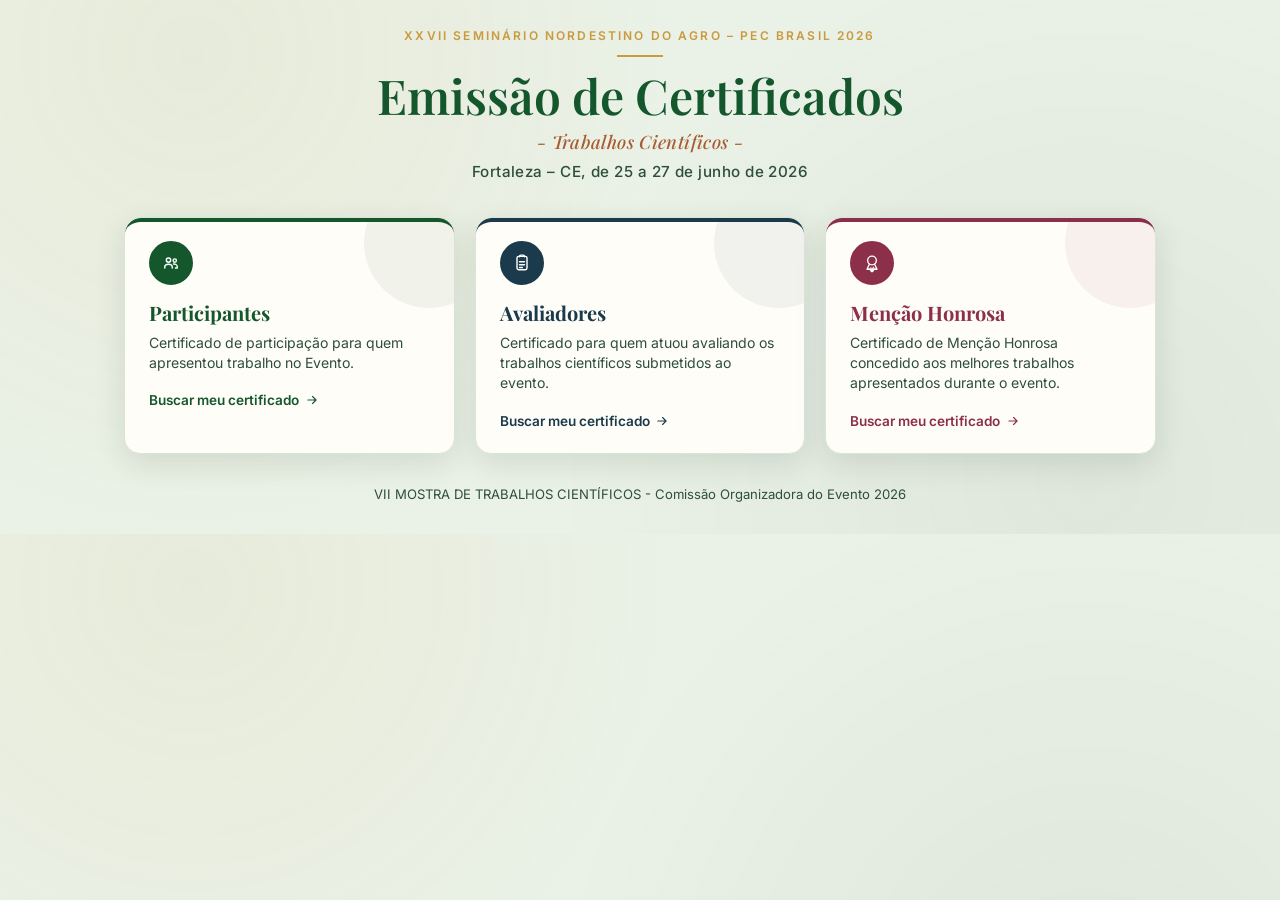
<file: index.html>
<!DOCTYPE html>
<html lang="pt-BR">
<head>
  <meta charset="UTF-8" />
  <meta name="viewport" content="width=device-width, initial-scale=1.0" />
  <title>Certificados — Congresso Brasileiro de Agronegócio</title>
  <link rel="stylesheet" href="assets/style.css" />
</head>
<body>

  <div class="container">
    <header class="topo">
      <span class="eyebrow">XXVII Seminário Nordestino do Agro – Pec Brasil 2026</span>
      <h1 class="titulo">Emissão de Certificados </h1>
      <h2 class="subtitulo"> - Trabalhos Científicos - </h2>
      <h3 class="subtitulo">Fortaleza – CE, de 25 a 27 de junho de 2026</h3>
    </header>

    <main class="trilhas">

      <a class="card-trilha" style="--cor: var(--cor-participantes)" href="busca.html?trilha=participantes">
        <div class="selo">
          <svg viewBox="0 0 24 24" fill="none" stroke="currentColor" stroke-width="1.7" stroke-linecap="round" stroke-linejoin="round">
            <circle cx="9" cy="8.5" r="2.6" />
            <path d="M4.5 18v-1.2c0-2 2-3.4 4.5-3.4s4.5 1.4 4.5 3.4V18" />
            <circle cx="16.5" cy="9" r="2" />
            <path d="M15 13.2c1.9-.3 4.5.9 4.5 3v1.8h-2.2" />
          </svg>
        </div>
        <h2>Participantes</h2>
        <p>Certificado de participação para quem apresentou trabalho no Evento.</p>
        <span class="ir-para">
          Buscar meu certificado
          <svg viewBox="0 0 24 24" fill="none" stroke="currentColor" stroke-width="2"><path d="M5 12h14M13 6l6 6-6 6" stroke-linecap="round" stroke-linejoin="round"/></svg>
        </span>
      </a>

      <a class="card-trilha" style="--cor: var(--cor-avaliadores)" href="busca.html?trilha=avaliadores">
        <div class="selo">
          <svg viewBox="0 0 24 24" fill="none" stroke="currentColor" stroke-width="1.7" stroke-linecap="round" stroke-linejoin="round">
            <rect x="6" y="4" width="12" height="16" rx="2" />
            <path d="M9 4.5V4a1.5 1.5 0 0 1 1.5-1.5h3A1.5 1.5 0 0 1 15 4v.5" />
            <path d="M9 10.5h6M9 14h6M9 17.5h3.5" />
          </svg>
        </div>
        <h2>Avaliadores</h2>
        <p>Certificado para quem atuou avaliando os trabalhos científicos submetidos ao evento.</p>
        <span class="ir-para">
          Buscar meu certificado
          <svg viewBox="0 0 24 24" fill="none" stroke="currentColor" stroke-width="2"><path d="M5 12h14M13 6l6 6-6 6" stroke-linecap="round" stroke-linejoin="round"/></svg>
        </span>
      </a>

      <a class="card-trilha" style="--cor: var(--cor-missao-rosa)" href="busca.html?trilha=missao-rosa">
        <div class="selo">
          <svg viewBox="0 0 24 24" fill="none" stroke="currentColor" stroke-width="1.6" stroke-linecap="round" stroke-linejoin="round">
            <circle cx="12" cy="9" r="5.2" />
            <path d="M9 13.3l-3 6.2 3.6-.3 1.7 3.1 2.4-5" />
            <path d="M15 13.3l3 6.2-3.6-.3-1.7 3.1-2.1-4.4" />
          </svg>
        </div>
        <h2>Menção Honrosa</h2>
        <p>Certificado de Menção Honrosa concedido aos melhores trabalhos apresentados durante o evento.</p>
        <span class="ir-para">
          Buscar meu certificado
          <svg viewBox="0 0 24 24" fill="none" stroke="currentColor" stroke-width="2"><path d="M5 12h14M13 6l6 6-6 6" stroke-linecap="round" stroke-linejoin="round"/></svg>
        </span>
      </a>

    </main>

    <footer class="rodape">
      VII MOSTRA DE TRABALHOS CIENTÍFICOS - Comissão Organizadora do Evento 2026
    </footer>
  </div>

</body>
</html>
</file>
<file: assets/style.css>
/* ===========================================================
   Congresso Brasileiro de Agronegócio — Emissão de Certificados
   Paleta: creme (papel), verde-escuro (tinta), dourado (selo)
   + cores de destaque por trilha (participantes / avaliadores / missão rosa)
   =========================================================== */

@import url('https://fonts.googleapis.com/css2?family=Playfair+Display:wght@500;600;700&family=Inter:wght@400;500;600&display=swap');

:root {
  --creme: #EAF1E6;
  --creme-escuro: #D9E6D2;
  --tinta: #1F3D2B;
  --tinta-suave: #2E4F3A;
  --dourado: #C99A3E;
  --dourado-claro: #E4C87A;
  --terracota: #A85C32;

  --cor-participantes: #15572C;
  --cor-avaliadores: #1B3A4B;
  --cor-missao-rosa: #8C2F4B;

  --fonte-display: 'Playfair Display', Georgia, serif;
  --fonte-texto: 'Inter', system-ui, sans-serif;

  --sombra: 0 10px 30px rgba(31, 61, 43, 0.12);
}

* { box-sizing: border-box; }

body {
  margin: 0;
  background: var(--creme);
  color: var(--tinta);
  font-family: var(--fonte-texto);
  background-image:
    radial-gradient(circle at 15% 10%, rgba(201, 154, 62, 0.07), transparent 40%),
    radial-gradient(circle at 85% 90%, rgba(31, 61, 43, 0.06), transparent 45%);
}

.container {
  max-width: 1080px;
  margin: 0 auto;
  padding: 0 1.5rem;
}

/* ---------- Cabeçalho ---------- */
header.topo {
  padding: 1.5rem 0 1.75rem;
  text-align: center;
}

.eyebrow {
  font-family: var(--fonte-texto);
  font-weight: 600;
  letter-spacing: 0.18em;
  text-transform: uppercase;
  font-size: 0.75rem;
  color: var(--dourado);
  display: inline-block;
  padding-bottom: 0.9rem;
  position: relative;
}

.eyebrow::after {
  content: "";
  position: absolute;
  bottom: 0;
  left: 50%;
  transform: translateX(-50%);
  width: 46px;
  height: 2px;
  background: var(--dourado);
}

h1.titulo {
  font-family: var(--fonte-display);
  font-size: clamp(2rem, 4.2vw, 3rem);
  font-weight: 600;
  color: #15572C;
  margin: 0.7rem 0 0.5rem;
  line-height: 1.1;
}

h2.subtitulo {
  font-family: var(--fonte-display);
  font-style: italic;
  font-weight: 500;
  color: var(--terracota);
  font-size: 1.15rem;
  margin: 0 0 0.5rem;
  letter-spacing: 0.02em;
}

h3.subtitulo {
  font-family: var(--fonte-texto);
  font-weight: 500;
  color: var(--tinta-suave);
  font-size: 0.95rem;
  letter-spacing: 0.03em;
  margin: 0;
}

.subtitulo {
  color: var(--tinta-suave);
  font-size: 1.02rem;
  margin: 0;
}

/* ---------- Cards das trilhas ---------- */
.trilhas {
  display: grid;
  grid-template-columns: repeat(3, 1fr);
  gap: 1.25rem;
  padding: 0.5rem 0 1.5rem;
}

@media (max-width: 820px) {
  .trilhas { grid-template-columns: 1fr; }
}

.card-trilha {
  --cor: var(--cor-participantes);
  position: relative;
  display: block;
  text-decoration: none;
  color: inherit;
  background: #FFFDF8;
  border: 1px solid var(--creme-escuro);
  border-radius: 16px;
  padding: 1.4rem 1.5rem 1.3rem;
  box-shadow: var(--sombra);
  overflow: hidden;
  transition: transform 0.28s ease, box-shadow 0.28s ease;
}

.card-trilha:hover {
  transform: translateY(-6px);
  box-shadow: 0 20px 42px rgba(31, 61, 43, 0.2);
}

.card-trilha::before {
  content: "";
  position: absolute;
  inset: 0;
  border-top: 4px solid var(--cor);
  border-radius: 16px 16px 0 0;
}

.card-trilha::after {
  content: "";
  position: absolute;
  top: -40px;
  right: -40px;
  width: 130px;
  height: 130px;
  border-radius: 50%;
  background: var(--cor);
  opacity: 0.06;
  pointer-events: none;
}

.selo {
  width: 44px;
  height: 44px;
  border-radius: 50%;
  background: var(--cor);
  border: 2px solid var(--cor);
  display: flex;
  align-items: center;
  justify-content: center;
  color: #fff;
  margin-bottom: 0.9rem;
  transition: transform 0.35s ease;
}

.card-trilha:hover .selo {
  transform: rotate(-8deg) scale(1.06);
}

.selo svg { width: 20px; height: 20px; }

.card-trilha h2 {
  font-family: var(--fonte-display);
  font-size: 1.25rem;
  margin: 0 0 0.4rem;
  color: var(--cor);
}

.card-trilha p {
  font-size: 0.88rem;
  color: var(--tinta-suave);
  line-height: 1.45;
  margin: 0 0 1rem;
}

.ir-para {
  font-size: 0.85rem;
  font-weight: 600;
  color: var(--cor);
  display: inline-flex;
  align-items: center;
  gap: 0.35rem;
  padding-bottom: 2px;
  border-bottom: 1px solid transparent;
  transition: border-color 0.2s ease;
}

.card-trilha:hover .ir-para {
  border-color: var(--cor);
}

.ir-para svg {
  width: 14px; height: 14px;
  transition: transform 0.2s ease;
}

.card-trilha:hover .ir-para svg { transform: translateX(4px); }

footer.rodape {
  text-align: center;
  padding: 0.5rem 0 2rem;
  color: var(--tinta-suave);
  font-size: 0.82rem;
}

/* ===========================================================
   Página de busca
   =========================================================== */

.voltar {
  display: inline-flex;
  align-items: center;
  gap: 0.4rem;
  font-size: 0.85rem;
  font-weight: 600;
  color: var(--tinta-suave);
  text-decoration: none;
  margin-bottom: 1.5rem;
}
.voltar svg { width: 14px; height: 14px; }

.faixa-trilha {
  padding: 3rem 0 1.5rem;
}

.faixa-trilha .eyebrow { color: var(--cor, var(--dourado)); }
.faixa-trilha .eyebrow::after { background: var(--cor, var(--dourado)); }

.busca-caixa {
  background: #FFFDF8;
  border: 1px solid var(--creme-escuro);
  border-radius: 14px;
  padding: 1.6rem;
  box-shadow: var(--sombra);
  margin-bottom: 2rem;
}

.busca-caixa input[type="text"] {
  width: 100%;
  padding: 0.85rem 1rem;
  font-size: 1rem;
  font-family: var(--fonte-texto);
  border: 1.5px solid var(--creme-escuro);
  border-radius: 8px;
  background: var(--creme);
  color: var(--tinta);
  outline: none;
  transition: border-color 0.2s ease;
}

.busca-caixa input[type="text"]:focus {
  border-color: var(--cor, var(--dourado));
}

.busca-caixa select {
  width: 100%;
  padding: 0.75rem 1rem;
  font-size: 0.92rem;
  font-family: var(--fonte-texto);
  border: 1.5px solid var(--creme-escuro);
  border-radius: 8px;
  background: var(--creme);
  color: var(--tinta);
  outline: none;
  transition: border-color 0.2s ease;
}

.busca-caixa select:focus {
  border-color: var(--cor, var(--dourado));
}

.dica {
  font-size: 0.8rem;
  color: var(--tinta-suave);
  margin-top: 0.6rem;
}

.resultados {
  display: flex;
  flex-direction: column;
  gap: 0.8rem;
  padding-bottom: 4rem;
}

.resultado-item {
  background: #FFFDF8;
  border: 1px solid var(--creme-escuro);
  border-left: 4px solid var(--cor, var(--dourado));
  border-radius: 10px;
  padding: 1.1rem 1.3rem;
  display: flex;
  align-items: center;
  justify-content: space-between;
  gap: 1rem;
  flex-wrap: wrap;
}

.resultado-item .nomes {
  font-weight: 600;
  font-size: 1rem;
}

.resultado-item .detalhe {
  font-size: 0.85rem;
  color: var(--tinta-suave);
  font-style: italic;
  margin-top: 0.2rem;
}

.botao-baixar {
  background: var(--cor, var(--tinta));
  color: #fff;
  border: none;
  padding: 0.65rem 1.2rem;
  border-radius: 8px;
  font-family: var(--fonte-texto);
  font-weight: 600;
  font-size: 0.85rem;
  cursor: pointer;
  white-space: nowrap;
  transition: filter 0.2s ease;
}
.botao-baixar:hover { filter: brightness(1.1); }
.botao-baixar:disabled { opacity: 0.6; cursor: wait; }

.mensagem-vazia {
  text-align: center;
  color: var(--tinta-suave);
  padding: 2.5rem 1rem;
  font-size: 0.95rem;
}

.mensagem-erro {
  text-align: center;
  color: var(--terracota);
  padding: 1rem;
  font-size: 0.9rem;
  font-weight: 600;
}

@media (prefers-reduced-motion: reduce) {
  .card-trilha, .card-trilha .selo, .card-trilha .ir-para svg, .botao-baixar {
    transition: none !important;
  }
}
</file>
